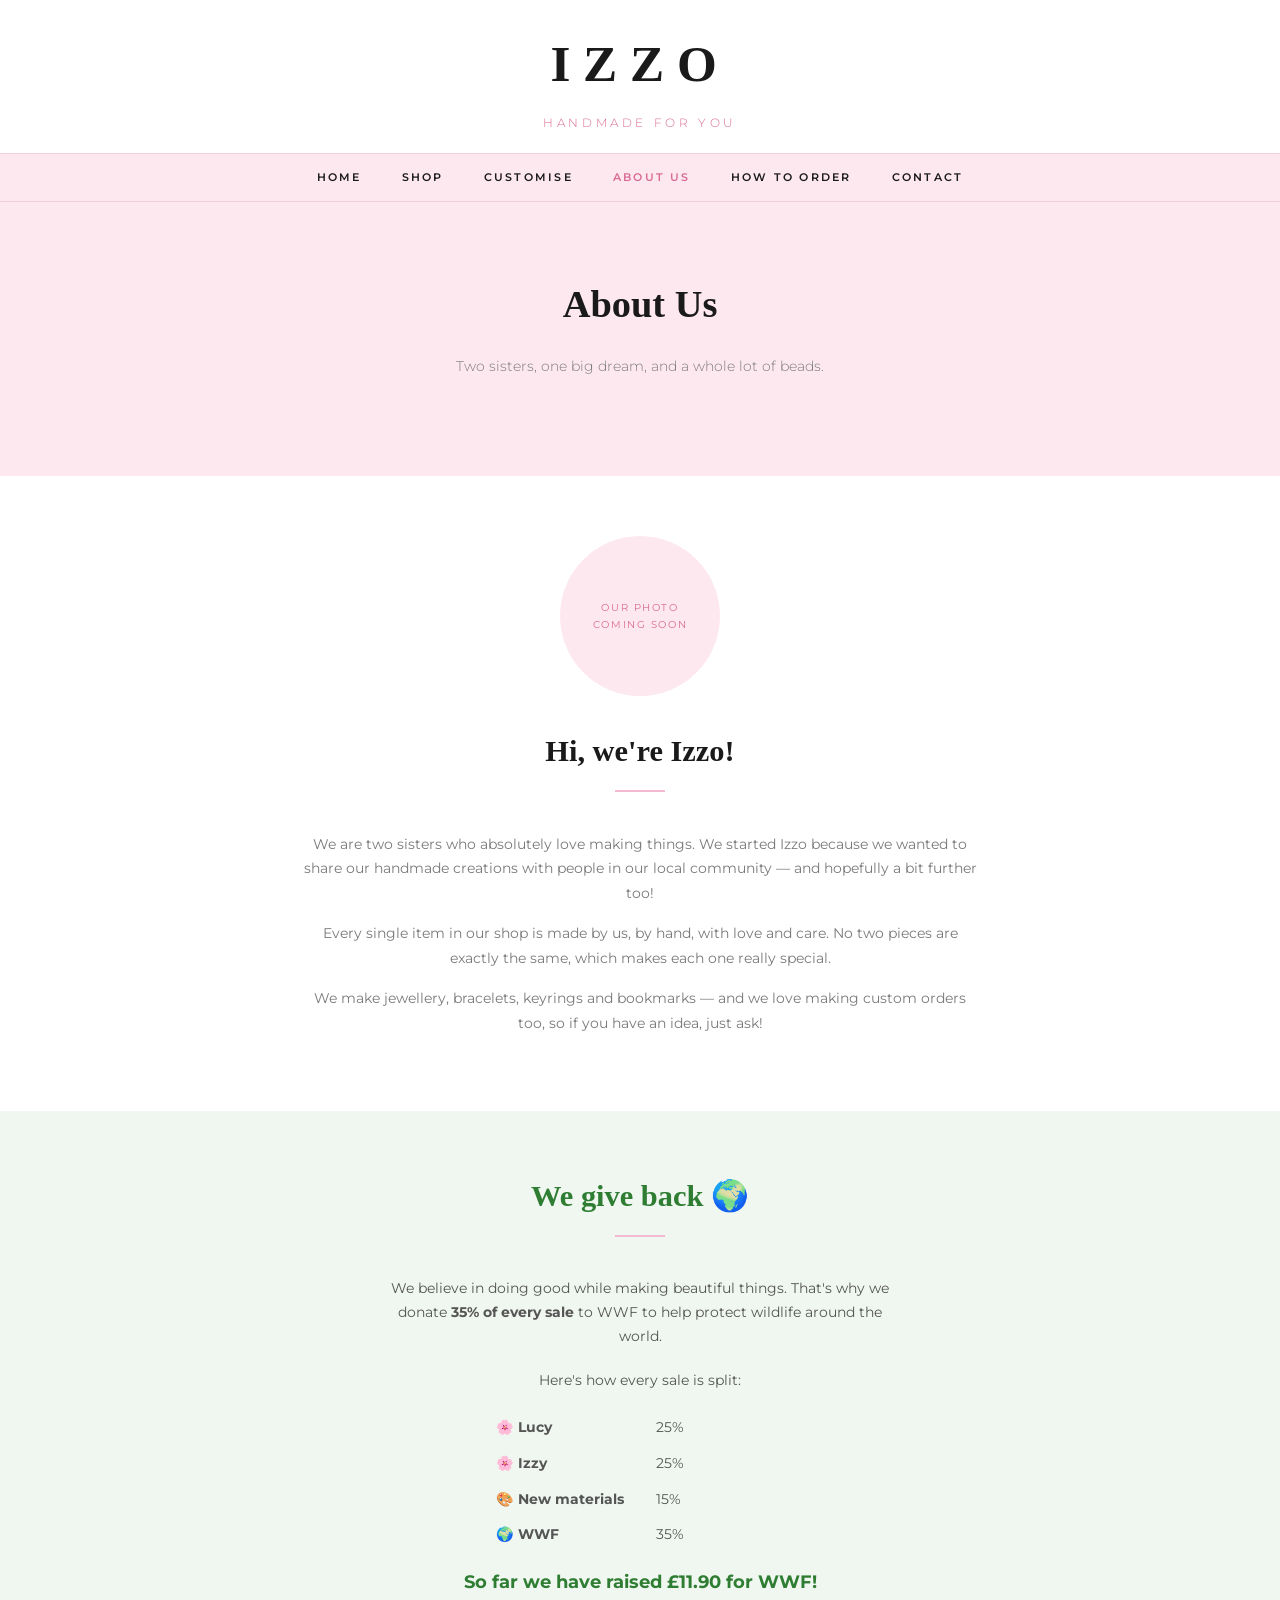
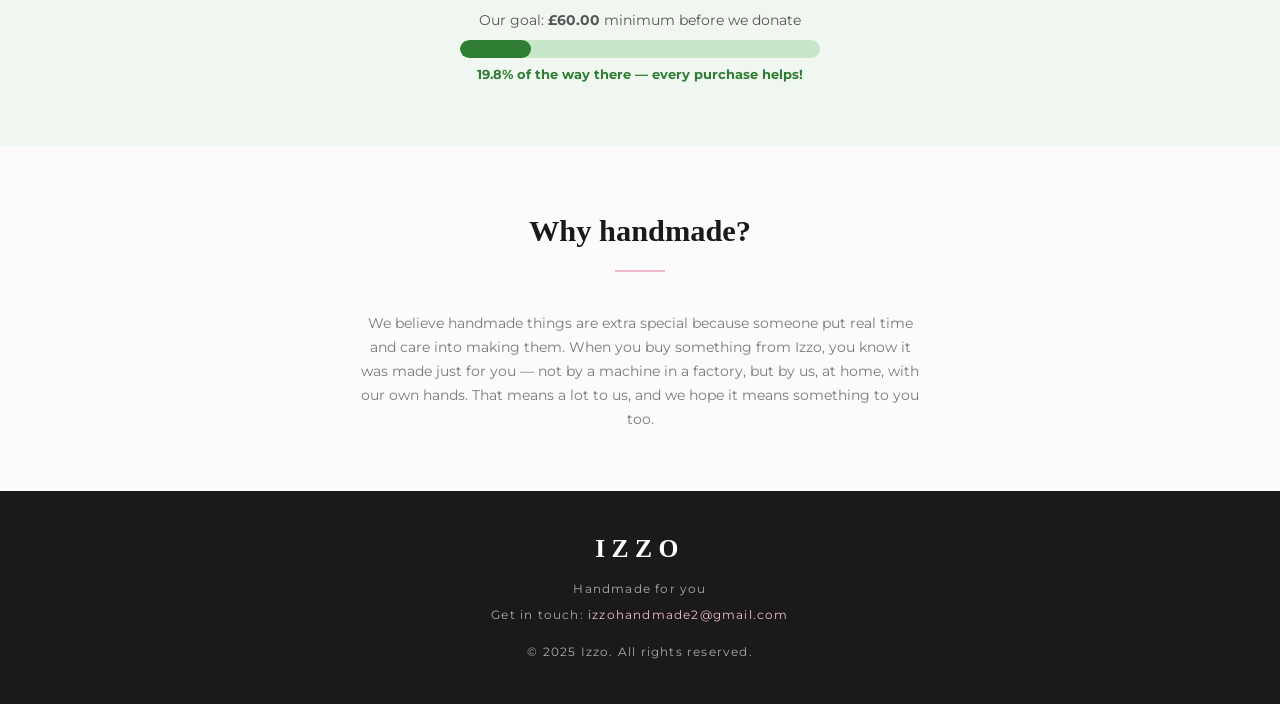
<file: about.html>
<!DOCTYPE html>
<html lang="en">
<head>
  <meta charset="UTF-8" />
  <meta name="viewport" content="width=device-width, initial-scale=1.0" />
  <title>About Us — Izzo</title>
  <link rel="stylesheet" href="css/style.css" />
</head>
<body>

  <header>
    <a href="index.html"><div class="logo">Izzo</div></a>
    <div class="tagline">Handmade for you</div>
  </header>

  <nav>
    <ul>
      <li><a href="index.html">Home</a></li>
      <li><a href="shop.html">Shop</a></li>
      <li><a href="customise.html">Customise</a></li>
      <li><a href="about.html" class="active">About Us</a></li>
      <li><a href="how-to-order.html">How to Order</a></li>
      <li><a href="contact.html">Contact</a></li>
    </ul>
  </nav>

  <div class="hero">
    <h1>About Us</h1>
    <p>Two sisters, one big dream, and a whole lot of beads.</p>
  </div>

  <section>
    <div class="about-content">
      <div class="about-placeholder">Our Photo<br>Coming Soon</div>
      <h2 class="section-title">Hi, we're Izzo!</h2>
      <div class="divider"></div>
      <p>
        We are two sisters who absolutely love making things. We started Izzo because we wanted to share our handmade creations with people in our local community — and hopefully a bit further too!
      </p>
      <p>
        Every single item in our shop is made by us, by hand, with love and care. No two pieces are exactly the same, which makes each one really special.
      </p>
      <p>
        We make jewellery, bracelets, keyrings and bookmarks — and we love making custom orders too, so if you have an idea, just ask!
      </p>
    </div>
  </section>

  <section style="text-align:center; background:#f0f7f0;">
    <h2 class="section-title" style="color:#2e7d32;">We give back 🌍</h2>
    <div class="divider"></div>
    <p style="font-size:0.88rem; color:#555; max-width:520px; margin:0 auto 20px;">
      We believe in doing good while making beautiful things. That's why we donate <strong>35% of every sale</strong> to WWF to help protect wildlife around the world.
    </p>
    <p style="font-size:0.88rem; color:#555; max-width:520px; margin:0 auto 20px;">Here's how every sale is split:</p>
    <div style="display:inline-grid; grid-template-columns:1fr 1fr; gap:12px 32px; text-align:left; font-size:0.88rem; color:#555; margin-bottom:20px;">
      <div>🌸 <strong>Lucy</strong></div><div>25%</div>
      <div>🌸 <strong>Izzy</strong></div><div>25%</div>
      <div>🎨 <strong>New materials</strong></div><div>15%</div>
      <div>🌍 <strong>WWF</strong></div><div>35%</div>
    </div>
    <p style="font-size:1.1rem; font-weight:700; color:#2e7d32;">So far we have raised <span>£11.90</span> for WWF!</p>
    <p style="font-size:0.85rem; color:#555; margin:12px auto 8px;">Our goal: <strong>£60.00</strong> minimum before we donate</p>
    <div style="max-width:360px; margin:0 auto; background:#c8e6c9; border-radius:999px; height:18px; overflow:hidden;">
      <div style="width:19.8%; background:#2e7d32; height:100%; border-radius:999px;"></div>
    </div>
    <p style="font-size:0.8rem; color:#2e7d32; margin-top:6px;"><strong>19.8% of the way there — every purchase helps!</strong></p>
  </section>

  <section class="alt" style="text-align:center;">
    <h2 class="section-title">Why handmade?</h2>
    <div class="divider"></div>
    <p style="font-size:0.88rem; color:var(--gray); max-width:560px; margin:0 auto;">
      We believe handmade things are extra special because someone put real time and care into making them. When you buy something from Izzo, you know it was made just for you — not by a machine in a factory, but by us, at home, with our own hands. That means a lot to us, and we hope it means something to you too.
    </p>
  </section>

  <footer>
    <div class="footer-logo">Izzo</div>
    <p>Handmade for you</p>
    <p>Get in touch: <a href="mailto:izzohandmade2@gmail.com">izzohandmade2@gmail.com</a></p>
    <p style="margin-top:16px;">&copy; 2025 Izzo. All rights reserved.</p>
  </footer>

</body>
</html>
</file>
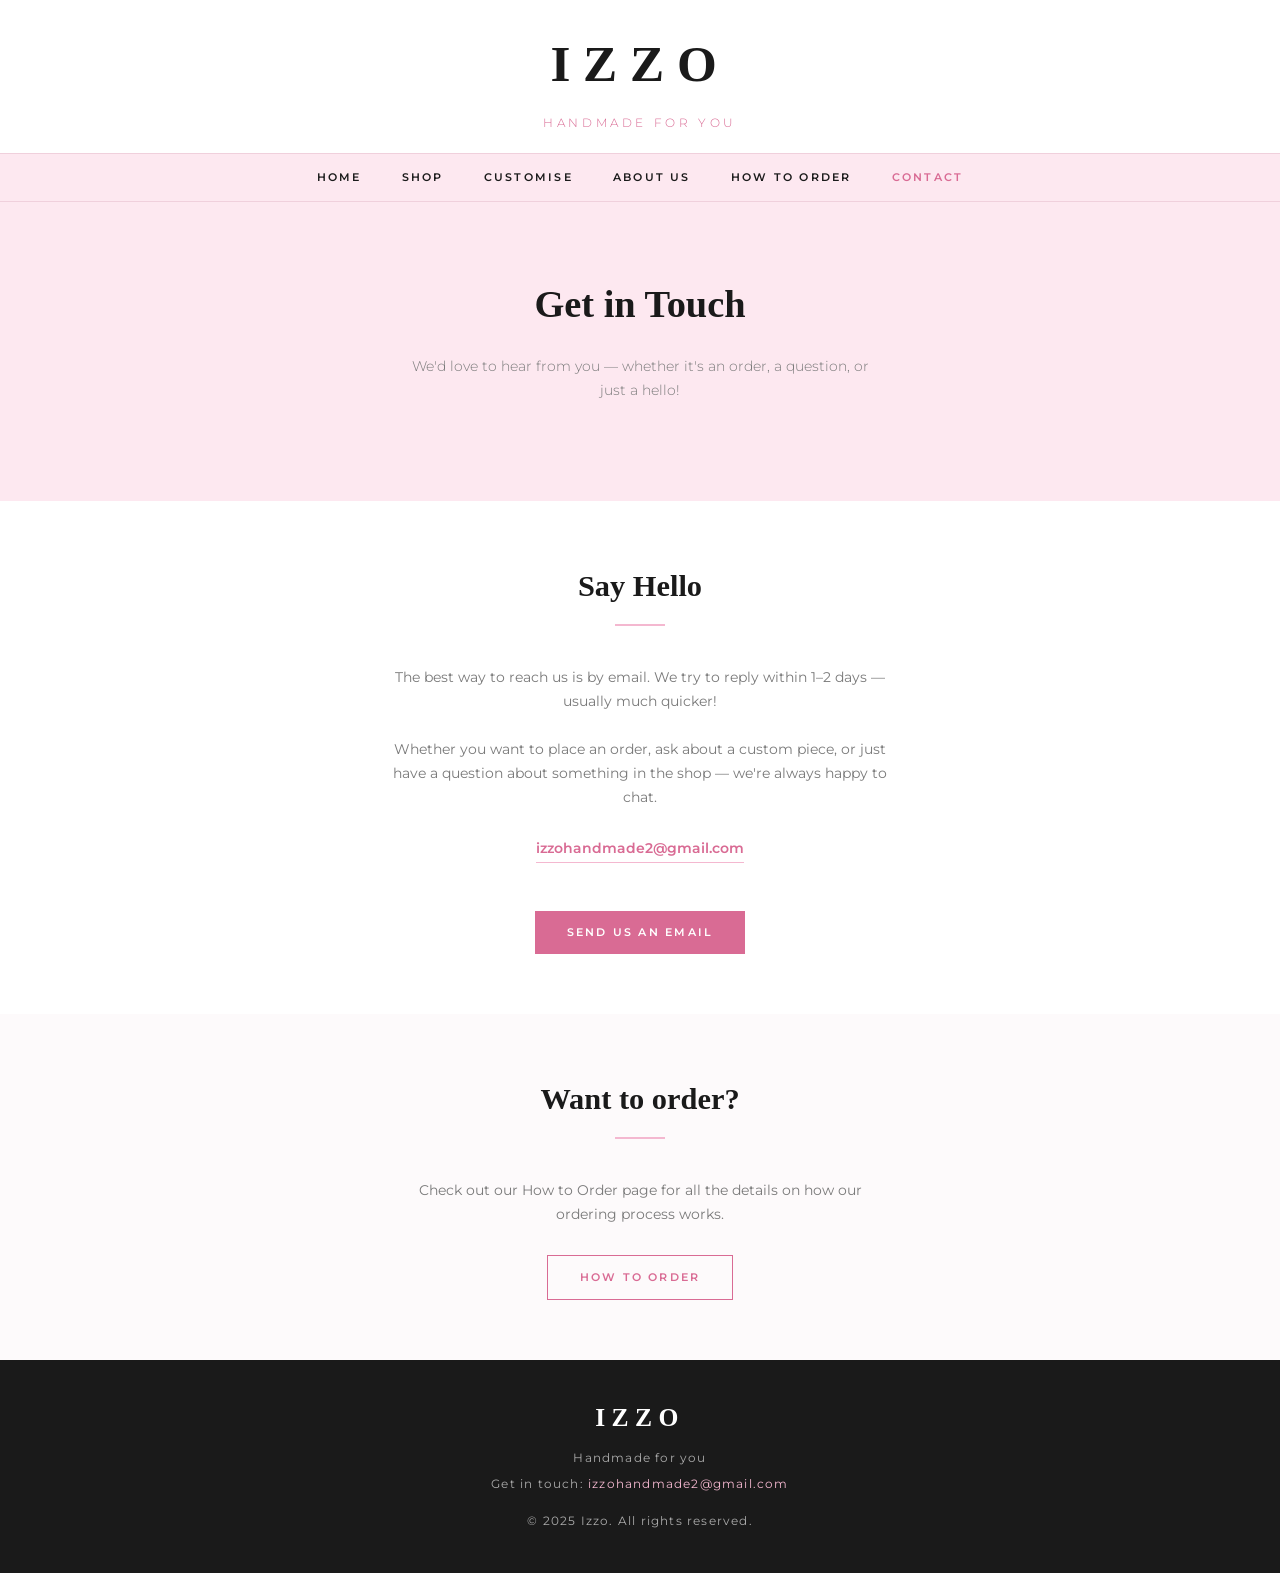
<file: contact.html>
<!DOCTYPE html>
<html lang="en">
<head>
  <meta charset="UTF-8" />
  <meta name="viewport" content="width=device-width, initial-scale=1.0" />
  <title>Contact — Izzo</title>
  <link rel="stylesheet" href="css/style.css" />
</head>
<body>

  <header>
    <a href="index.html"><div class="logo">Izzo</div></a>
    <div class="tagline">Handmade for you</div>
  </header>

  <nav>
    <ul>
      <li><a href="index.html">Home</a></li>
      <li><a href="shop.html">Shop</a></li>
      <li><a href="customise.html">Customise</a></li>
      <li><a href="about.html">About Us</a></li>
      <li><a href="how-to-order.html">How to Order</a></li>
      <li><a href="contact.html" class="active">Contact</a></li>
    </ul>
  </nav>

  <div class="hero">
    <h1>Get in Touch</h1>
    <p>We'd love to hear from you — whether it's an order, a question, or just a hello!</p>
  </div>

  <section>
    <div class="contact-content">
      <h2 class="section-title">Say Hello</h2>
      <div class="divider"></div>
      <p>
        The best way to reach us is by email. We try to reply within 1–2 days — usually much quicker!
      </p>
      <p>
        Whether you want to place an order, ask about a custom piece, or just have a question about something in the shop — we're always happy to chat.
      </p>
      <a href="mailto:izzohandmade2@gmail.com" class="contact-email">izzohandmade2@gmail.com</a>
      <br><br>
      <a href="mailto:izzohandmade2@gmail.com" class="btn" style="margin-top:20px;">Send Us an Email</a>
    </div>
  </section>

  <section class="alt" style="text-align:center;">
    <h2 class="section-title">Want to order?</h2>
    <div class="divider"></div>
    <p style="font-size:0.88rem; color:var(--gray); max-width:480px; margin:0 auto 28px;">
      Check out our How to Order page for all the details on how our ordering process works.
    </p>
    <a href="how-to-order.html" class="btn btn-outline">How to Order</a>
  </section>

  <footer>
    <div class="footer-logo">Izzo</div>
    <p>Handmade for you</p>
    <p>Get in touch: <a href="mailto:izzohandmade2@gmail.com">izzohandmade2@gmail.com</a></p>
    <p style="margin-top:16px;">&copy; 2025 Izzo. All rights reserved.</p>
  </footer>

</body>
</html>
</file>
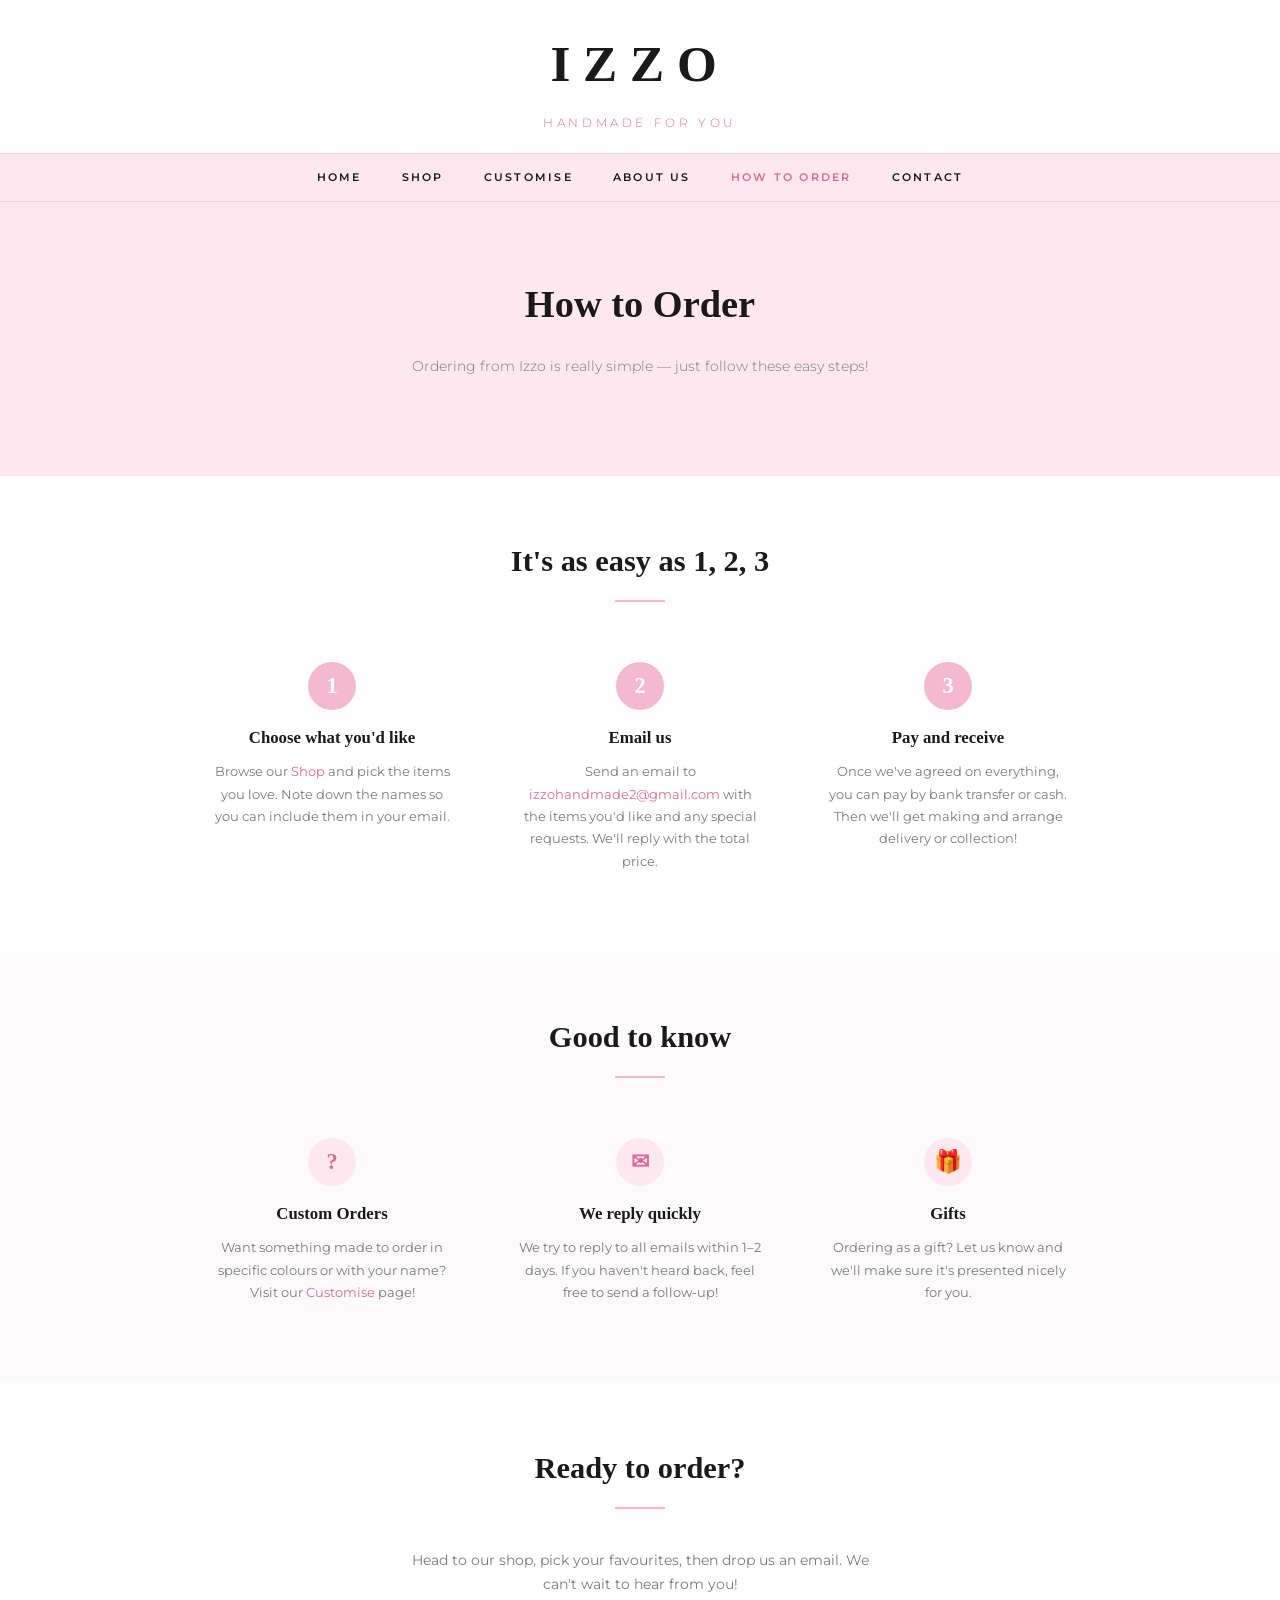
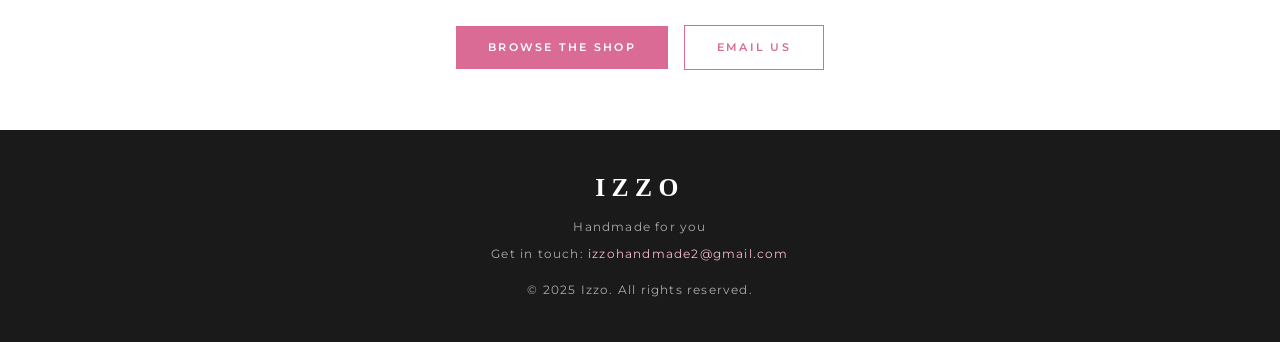
<file: how-to-order.html>
<!DOCTYPE html>
<html lang="en">
<head>
  <meta charset="UTF-8" />
  <meta name="viewport" content="width=device-width, initial-scale=1.0" />
  <title>How to Order — Izzo</title>
  <link rel="stylesheet" href="css/style.css" />
</head>
<body>

  <header>
    <a href="index.html"><div class="logo">Izzo</div></a>
    <div class="tagline">Handmade for you</div>
  </header>

  <nav>
    <ul>
      <li><a href="index.html">Home</a></li>
      <li><a href="shop.html">Shop</a></li>
      <li><a href="customise.html">Customise</a></li>
      <li><a href="about.html">About Us</a></li>
      <li><a href="how-to-order.html" class="active">How to Order</a></li>
      <li><a href="contact.html">Contact</a></li>
    </ul>
  </nav>

  <div class="hero">
    <h1>How to Order</h1>
    <p>Ordering from Izzo is really simple — just follow these easy steps!</p>
  </div>

  <section>
    <h2 class="section-title">It's as easy as 1, 2, 3</h2>
    <div class="divider"></div>
    <div class="steps">
      <div class="step">
        <div class="step-number">1</div>
        <h3>Choose what you'd like</h3>
        <p>Browse our <a href="shop.html" style="color:var(--pink-dark);">Shop</a> and pick the items you love. Note down the names so you can include them in your email.</p>
      </div>
      <div class="step">
        <div class="step-number">2</div>
        <h3>Email us</h3>
        <p>Send an email to <a href="mailto:izzohandmade2@gmail.com" style="color:var(--pink-dark);">izzohandmade2@gmail.com</a> with the items you'd like and any special requests. We'll reply with the total price.</p>
      </div>
      <div class="step">
        <div class="step-number">3</div>
        <h3>Pay and receive</h3>
        <p>Once we've agreed on everything, you can pay by bank transfer or cash. Then we'll get making and arrange delivery or collection!</p>
      </div>
    </div>
  </section>

  <section class="alt">
    <h2 class="section-title">Good to know</h2>
    <div class="divider"></div>
    <div class="steps" style="grid-template-columns: repeat(auto-fill, minmax(240px, 1fr));">
      <div class="step">
        <div class="step-number" style="background-color:var(--pink-light); color:var(--pink-dark);">?</div>
        <h3>Custom Orders</h3>
        <p>Want something made to order in specific colours or with your name? Visit our <a href="customise.html" style="color:var(--pink-dark);">Customise</a> page!</p>
      </div>
      <div class="step">
        <div class="step-number" style="background-color:var(--pink-light); color:var(--pink-dark);">✉</div>
        <h3>We reply quickly</h3>
        <p>We try to reply to all emails within 1–2 days. If you haven't heard back, feel free to send a follow-up!</p>
      </div>
      <div class="step">
        <div class="step-number" style="background-color:var(--pink-light); color:var(--pink-dark);">🎁</div>
        <h3>Gifts</h3>
        <p>Ordering as a gift? Let us know and we'll make sure it's presented nicely for you.</p>
      </div>
    </div>
  </section>

  <section style="text-align:center;">
    <h2 class="section-title">Ready to order?</h2>
    <div class="divider"></div>
    <p style="font-size:0.88rem; color:var(--gray); max-width:480px; margin:0 auto 28px;">
      Head to our shop, pick your favourites, then drop us an email. We can't wait to hear from you!
    </p>
    <a href="shop.html" class="btn" style="margin-right:12px;">Browse the Shop</a>
    <a href="mailto:izzohandmade2@gmail.com" class="btn btn-outline">Email Us</a>
  </section>

  <footer>
    <div class="footer-logo">Izzo</div>
    <p>Handmade for you</p>
    <p>Get in touch: <a href="mailto:izzohandmade2@gmail.com">izzohandmade2@gmail.com</a></p>
    <p style="margin-top:16px;">&copy; 2025 Izzo. All rights reserved.</p>
  </footer>

</body>
</html>
</file>
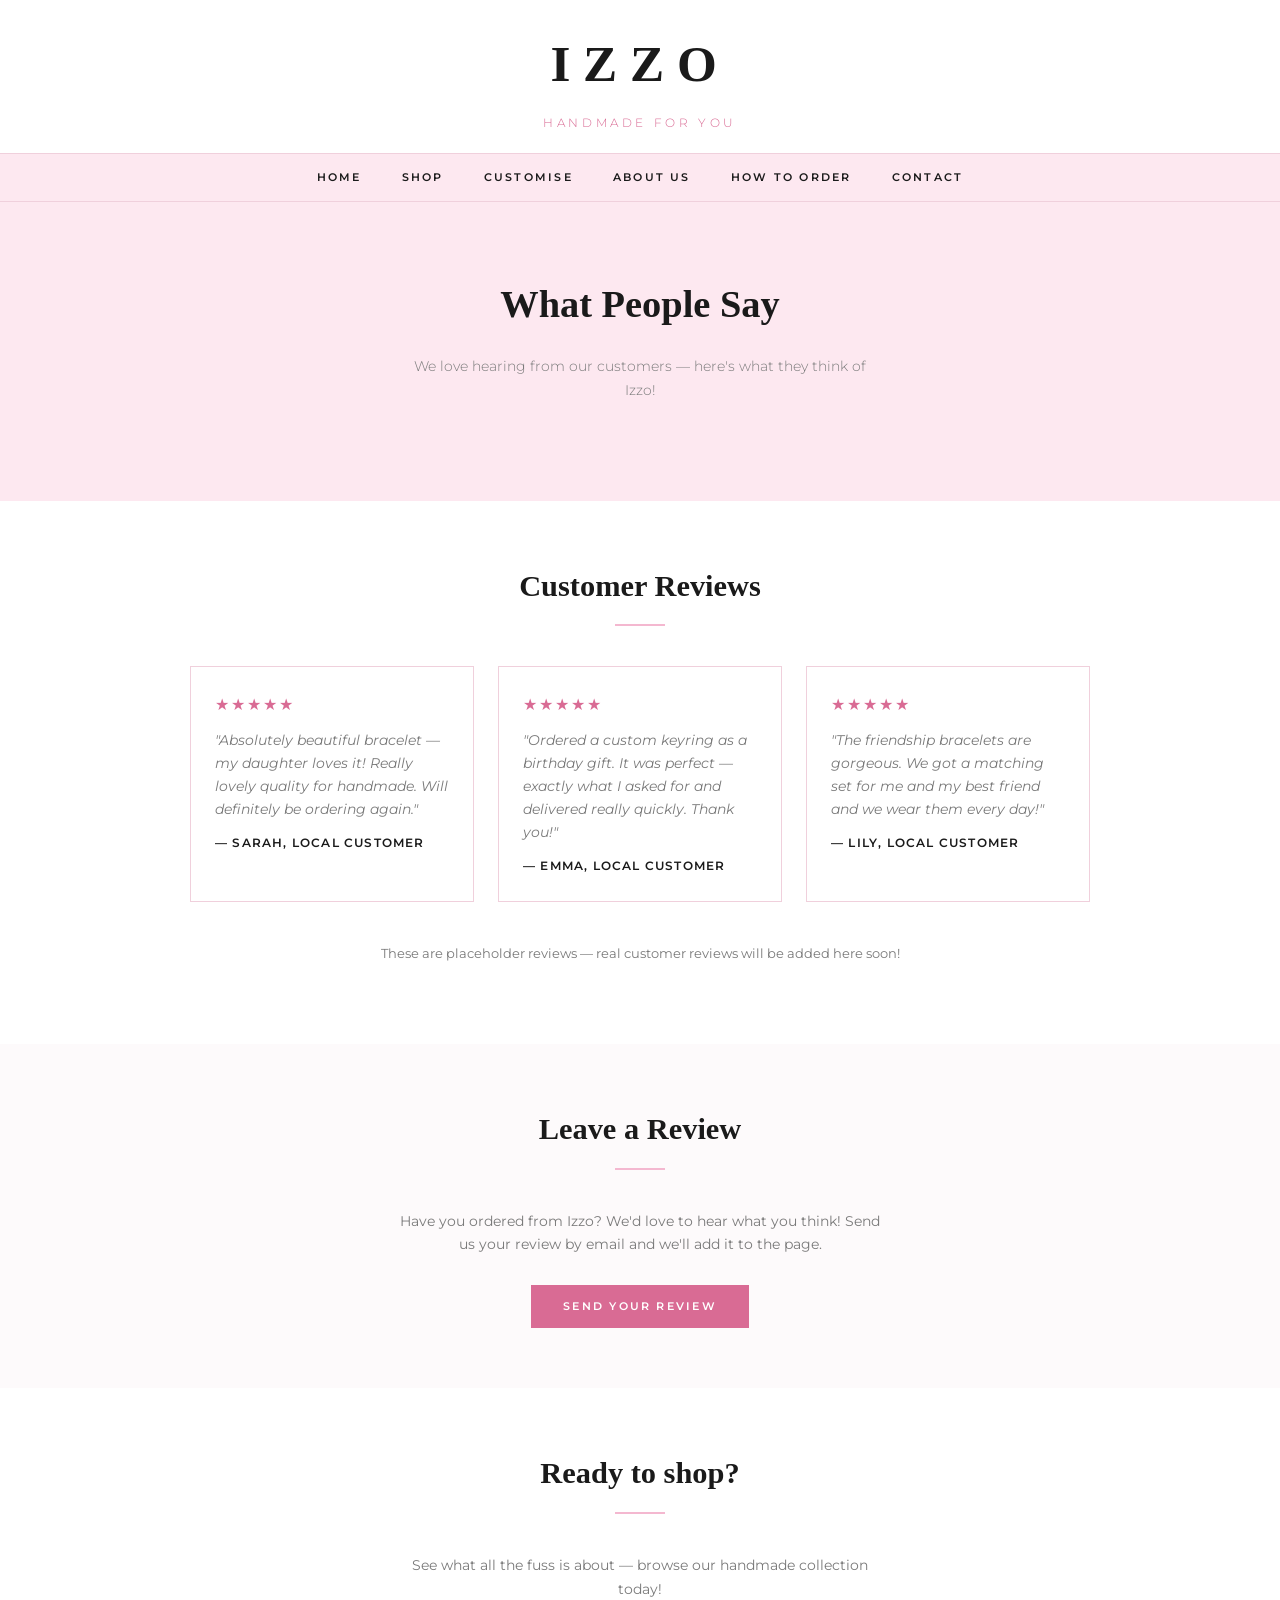
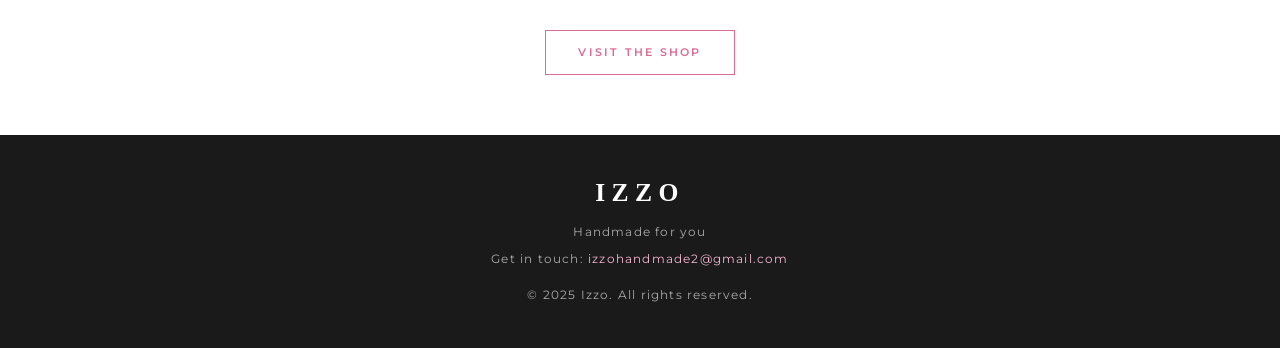
<file: reviews.html>
<!DOCTYPE html>
<html lang="en">
<head>
  <meta charset="UTF-8" />
  <meta name="viewport" content="width=device-width, initial-scale=1.0" />
  <title>Reviews — Izzo</title>
  <link rel="stylesheet" href="css/style.css" />
</head>
<body>

  <header>
    <a href="index.html"><div class="logo">Izzo</div></a>
    <div class="tagline">Handmade for you</div>
  </header>

  <nav>
    <ul>
      <li><a href="index.html">Home</a></li>
      <li><a href="shop.html">Shop</a></li>
      <li><a href="customise.html">Customise</a></li>
      <li><a href="about.html">About Us</a></li>
      <li><a href="how-to-order.html">How to Order</a></li>
      <li><a href="contact.html">Contact</a></li>
    </ul>
  </nav>

  <div class="hero">
    <h1>What People Say</h1>
    <p>We love hearing from our customers — here's what they think of Izzo!</p>
  </div>

  <section>
    <h2 class="section-title">Customer Reviews</h2>
    <div class="divider"></div>
    <div class="reviews-grid">
      <!-- Reviews will be added here as they come in -->
      <div class="review-card">
        <div class="stars">★★★★★</div>
        <p>"Absolutely beautiful bracelet — my daughter loves it! Really lovely quality for handmade. Will definitely be ordering again."</p>
        <div class="reviewer">— Sarah, local customer</div>
      </div>
      <div class="review-card">
        <div class="stars">★★★★★</div>
        <p>"Ordered a custom keyring as a birthday gift. It was perfect — exactly what I asked for and delivered really quickly. Thank you!"</p>
        <div class="reviewer">— Emma, local customer</div>
      </div>
      <div class="review-card">
        <div class="stars">★★★★★</div>
        <p>"The friendship bracelets are gorgeous. We got a matching set for me and my best friend and we wear them every day!"</p>
        <div class="reviewer">— Lily, local customer</div>
      </div>
    </div>

    <div style="text-align:center; margin-top:20px;">
      <p style="font-size:0.82rem; color:var(--gray); margin-bottom:20px;">
        These are placeholder reviews — real customer reviews will be added here soon!
      </p>
    </div>
  </section>

  <section class="alt" style="text-align:center;">
    <h2 class="section-title">Leave a Review</h2>
    <div class="divider"></div>
    <p style="font-size:0.88rem; color:var(--gray); max-width:480px; margin:0 auto 28px;">
      Have you ordered from Izzo? We'd love to hear what you think! Send us your review by email and we'll add it to the page.
    </p>
    <a href="mailto:izzohandmade2@gmail.com?subject=My Review for Izzo" class="btn">Send Your Review</a>
  </section>

  <section style="text-align:center;">
    <h2 class="section-title">Ready to shop?</h2>
    <div class="divider"></div>
    <p style="font-size:0.88rem; color:var(--gray); max-width:480px; margin:0 auto 28px;">
      See what all the fuss is about — browse our handmade collection today!
    </p>
    <a href="shop.html" class="btn btn-outline">Visit the Shop</a>
  </section>

  <footer>
    <div class="footer-logo">Izzo</div>
    <p>Handmade for you</p>
    <p>Get in touch: <a href="mailto:izzohandmade2@gmail.com">izzohandmade2@gmail.com</a></p>
    <p style="margin-top:16px;">&copy; 2025 Izzo. All rights reserved.</p>
  </footer>

</body>
</html>
</file>
<file: css/style.css>
/* ===================================
   IZZO — Handmade for you
   Main Stylesheet
=================================== */

@import url('https://fonts.googleapis.com/css2?family=Cormorant+Garant:wght@400;600;700&family=Montserrat:wght@300;400;500;600&display=swap');

/* --- Variables --- */
:root {
  --pink-light:  #FDE8F0;
  --pink-mid:    #F4B8D0;
  --pink-dark:   #D96B94;
  --white:       #FFFFFF;
  --off-white:   #FDFAFB;
  --dark:        #1A1A1A;
  --gray:        #7A7A7A;
  --border:      #F0D0DC;
}

/* --- Reset --- */
*, *::before, *::after { box-sizing: border-box; margin: 0; padding: 0; }

body {
  font-family: 'Montserrat', sans-serif;
  font-weight: 400;
  color: var(--dark);
  background-color: var(--white);
  line-height: 1.7;
}

a {
  color: inherit;
  text-decoration: none;
}

img {
  max-width: 100%;
  display: block;
}

/* --- Header --- */
header {
  background-color: var(--white);
  border-bottom: 1px solid var(--border);
  padding: 20px 40px;
  display: flex;
  flex-direction: column;
  align-items: center;
  gap: 6px;
}

.logo {
  font-family: 'Cormorant Garant', serif;
  font-size: 3.2rem;
  font-weight: 700;
  letter-spacing: 0.25em;
  color: var(--dark);
  text-transform: uppercase;
}

.tagline {
  font-size: 0.75rem;
  font-weight: 300;
  letter-spacing: 0.3em;
  text-transform: uppercase;
  color: var(--pink-dark);
}

/* --- Navigation --- */
nav {
  background-color: var(--pink-light);
  border-bottom: 1px solid var(--border);
  padding: 0 40px;
}

nav ul {
  list-style: none;
  display: flex;
  justify-content: center;
  flex-wrap: wrap;
  gap: 0;
}

nav ul li a {
  display: block;
  padding: 14px 20px;
  font-size: 0.7rem;
  font-weight: 600;
  letter-spacing: 0.2em;
  text-transform: uppercase;
  color: var(--dark);
  transition: color 0.2s;
}

nav ul li a:hover,
nav ul li a.active {
  color: var(--pink-dark);
}

/* --- Hero --- */
.hero {
  background-color: var(--pink-light);
  text-align: center;
  padding: 70px 40px;
}

.hero h1 {
  font-family: 'Cormorant Garant', serif;
  font-size: 2.4rem;
  font-weight: 600;
  margin-bottom: 16px;
  color: var(--dark);
}

.hero p {
  font-size: 0.9rem;
  font-weight: 300;
  color: var(--gray);
  max-width: 480px;
  margin: 0 auto 28px;
}

.btn {
  display: inline-block;
  background-color: var(--pink-dark);
  color: var(--white);
  padding: 12px 32px;
  font-family: 'Montserrat', sans-serif;
  font-size: 0.7rem;
  font-weight: 600;
  letter-spacing: 0.2em;
  text-transform: uppercase;
  border: none;
  cursor: pointer;
  transition: background-color 0.2s;
}

.btn:hover {
  background-color: #c45a82;
}

.btn-outline {
  background-color: transparent;
  color: var(--pink-dark);
  border: 1.5px solid var(--pink-dark);
}

.btn-outline:hover {
  background-color: var(--pink-dark);
  color: var(--white);
}

/* --- Sections --- */
section {
  padding: 60px 40px;
}

section.alt {
  background-color: var(--off-white);
}

.section-title {
  font-family: 'Cormorant Garant', serif;
  font-size: 1.9rem;
  font-weight: 600;
  text-align: center;
  margin-bottom: 8px;
}

.section-sub {
  text-align: center;
  font-size: 0.8rem;
  color: var(--gray);
  letter-spacing: 0.1em;
  margin-bottom: 40px;
}

.divider {
  width: 50px;
  height: 2px;
  background-color: var(--pink-mid);
  margin: 12px auto 40px;
}

/* --- Product Grid --- */
.product-grid {
  display: grid;
  grid-template-columns: repeat(auto-fill, minmax(220px, 1fr));
  gap: 28px;
  max-width: 1000px;
  margin: 0 auto;
}

.product-card {
  background-color: var(--white);
  border: 1px solid var(--border);
  text-align: center;
  padding-bottom: 20px;
  transition: box-shadow 0.2s;
  position: relative;
}

.sold-stamp {
  position: absolute;
  top: 50%;
  left: 50%;
  transform: translate(-50%, -50%) rotate(-12deg);
  border: 4px solid rgba(160, 0, 0, 0.82);
  color: rgba(160, 0, 0, 0.82);
  font-weight: 900;
  font-size: 1.6rem;
  letter-spacing: 0.25em;
  padding: 6px 16px;
  text-transform: uppercase;
  pointer-events: none;
  font-family: 'Courier New', monospace;
  box-shadow: 2px 1px 0 rgba(160,0,0,0.3), -1px 2px 0 rgba(160,0,0,0.2), 1px -1px 0 rgba(160,0,0,0.25);
  text-shadow: 1px 1px 0 rgba(160,0,0,0.3), -1px 0px 0 rgba(160,0,0,0.2);
  border-radius: 2px 4px 3px 4px;
  z-index: 10;
}

.product-card:hover {
  box-shadow: 0 4px 20px rgba(217, 107, 148, 0.15);
}

.product-placeholder {
  width: 100%;
  height: 200px;
  background-color: var(--pink-light);
  display: flex;
  align-items: center;
  justify-content: center;
  font-size: 0.7rem;
  letter-spacing: 0.15em;
  text-transform: uppercase;
  color: var(--pink-dark);
  margin-bottom: 16px;
}

.product-img {
  width: 100%;
  height: 200px;
  object-fit: cover;
  display: block;
  margin-bottom: 16px;
  box-shadow: 0 4px 16px rgba(0, 0, 0, 0.12);
}

.product-card h3 {
  font-family: 'Cormorant Garant', serif;
  font-size: 1.1rem;
  font-weight: 600;
  margin-bottom: 6px;
}

.product-card p {
  font-size: 0.78rem;
  color: var(--gray);
  margin-bottom: 14px;
  padding: 0 12px;
}

.product-card .price {
  font-size: 0.85rem;
  font-weight: 600;
  color: var(--pink-dark);
  margin-bottom: 14px;
}

/* --- Categories --- */
.category-grid {
  display: grid;
  grid-template-columns: repeat(auto-fill, minmax(200px, 1fr));
  gap: 20px;
  max-width: 900px;
  margin: 0 auto;
}

.category-card {
  text-align: center;
  padding: 30px 20px;
  border: 1px solid var(--border);
  background-color: var(--white);
  transition: background-color 0.2s;
}

.category-card:hover {
  background-color: var(--pink-light);
}

.category-card .icon {
  font-size: 2rem;
  margin-bottom: 10px;
}

.category-card h3 {
  font-family: 'Cormorant Garant', serif;
  font-size: 1.1rem;
  font-weight: 600;
}

/* --- Reviews --- */
.reviews-grid {
  display: grid;
  grid-template-columns: repeat(auto-fill, minmax(260px, 1fr));
  gap: 24px;
  max-width: 900px;
  margin: 0 auto 40px;
}

.review-card {
  background-color: var(--white);
  border: 1px solid var(--border);
  padding: 24px;
}

.review-card .stars {
  color: var(--pink-dark);
  font-size: 1rem;
  margin-bottom: 10px;
  letter-spacing: 2px;
}

.review-card p {
  font-size: 0.85rem;
  color: var(--gray);
  font-style: italic;
  margin-bottom: 12px;
}

.review-card .reviewer {
  font-size: 0.75rem;
  font-weight: 600;
  letter-spacing: 0.1em;
  text-transform: uppercase;
}

/* --- Steps --- */
.steps {
  display: grid;
  grid-template-columns: repeat(auto-fit, minmax(200px, 1fr));
  gap: 24px;
  max-width: 900px;
  margin: 0 auto;
}

.step {
  text-align: center;
  padding: 20px;
}

.step-number {
  width: 48px;
  height: 48px;
  border-radius: 50%;
  background-color: var(--pink-mid);
  color: var(--white);
  font-family: 'Cormorant Garant', serif;
  font-size: 1.4rem;
  font-weight: 700;
  display: flex;
  align-items: center;
  justify-content: center;
  margin: 0 auto 14px;
}

.step h3 {
  font-family: 'Cormorant Garant', serif;
  font-size: 1.05rem;
  font-weight: 600;
  margin-bottom: 8px;
}

.step p {
  font-size: 0.82rem;
  color: var(--gray);
}

/* --- About --- */
.about-content {
  max-width: 680px;
  margin: 0 auto;
  text-align: center;
}

.about-content p {
  font-size: 0.9rem;
  color: var(--gray);
  margin-bottom: 16px;
}

.about-placeholder {
  width: 160px;
  height: 160px;
  border-radius: 50%;
  background-color: var(--pink-light);
  display: flex;
  align-items: center;
  justify-content: center;
  font-size: 0.65rem;
  letter-spacing: 0.15em;
  text-transform: uppercase;
  color: var(--pink-dark);
  margin: 0 auto 30px;
}

/* --- Contact --- */
.contact-content {
  max-width: 500px;
  margin: 0 auto;
  text-align: center;
}

.contact-content p {
  font-size: 0.88rem;
  color: var(--gray);
  margin-bottom: 24px;
}

.contact-email {
  display: inline-block;
  font-size: 0.9rem;
  font-weight: 600;
  color: var(--pink-dark);
  border-bottom: 1px solid var(--pink-mid);
  padding-bottom: 2px;
}

/* --- Customise page --- */
.customise-content {
  max-width: 680px;
  margin: 0 auto;
  text-align: center;
}

.customise-content p {
  font-size: 0.88rem;
  color: var(--gray);
  margin-bottom: 20px;
}

.options-grid {
  display: grid;
  grid-template-columns: repeat(auto-fill, minmax(180px, 1fr));
  gap: 16px;
  margin: 32px 0;
  text-align: left;
}

.option-item {
  background-color: var(--pink-light);
  padding: 18px;
  border: 1px solid var(--border);
  font-size: 0.82rem;
}

.option-item strong {
  display: block;
  font-family: 'Cormorant Garant', serif;
  font-size: 1rem;
  margin-bottom: 4px;
}

/* --- Footer --- */
footer {
  background-color: var(--dark);
  color: #aaa;
  text-align: center;
  padding: 36px 40px;
  font-size: 0.75rem;
  letter-spacing: 0.1em;
}

footer .footer-logo {
  font-family: 'Cormorant Garant', serif;
  font-size: 1.6rem;
  font-weight: 700;
  color: var(--white);
  letter-spacing: 0.25em;
  text-transform: uppercase;
  margin-bottom: 8px;
}

footer p {
  margin-bottom: 6px;
}

footer a {
  color: var(--pink-mid);
}

/* --- Responsive --- */
@media (max-width: 600px) {
  header { padding: 20px; }
  .logo { font-size: 2.4rem; }
  nav { padding: 0 10px; }
  nav ul li a { padding: 12px 12px; font-size: 0.65rem; }
  section { padding: 44px 20px; }
  .hero { padding: 50px 20px; }
  .hero h1 { font-size: 1.8rem; }
}
</file>
